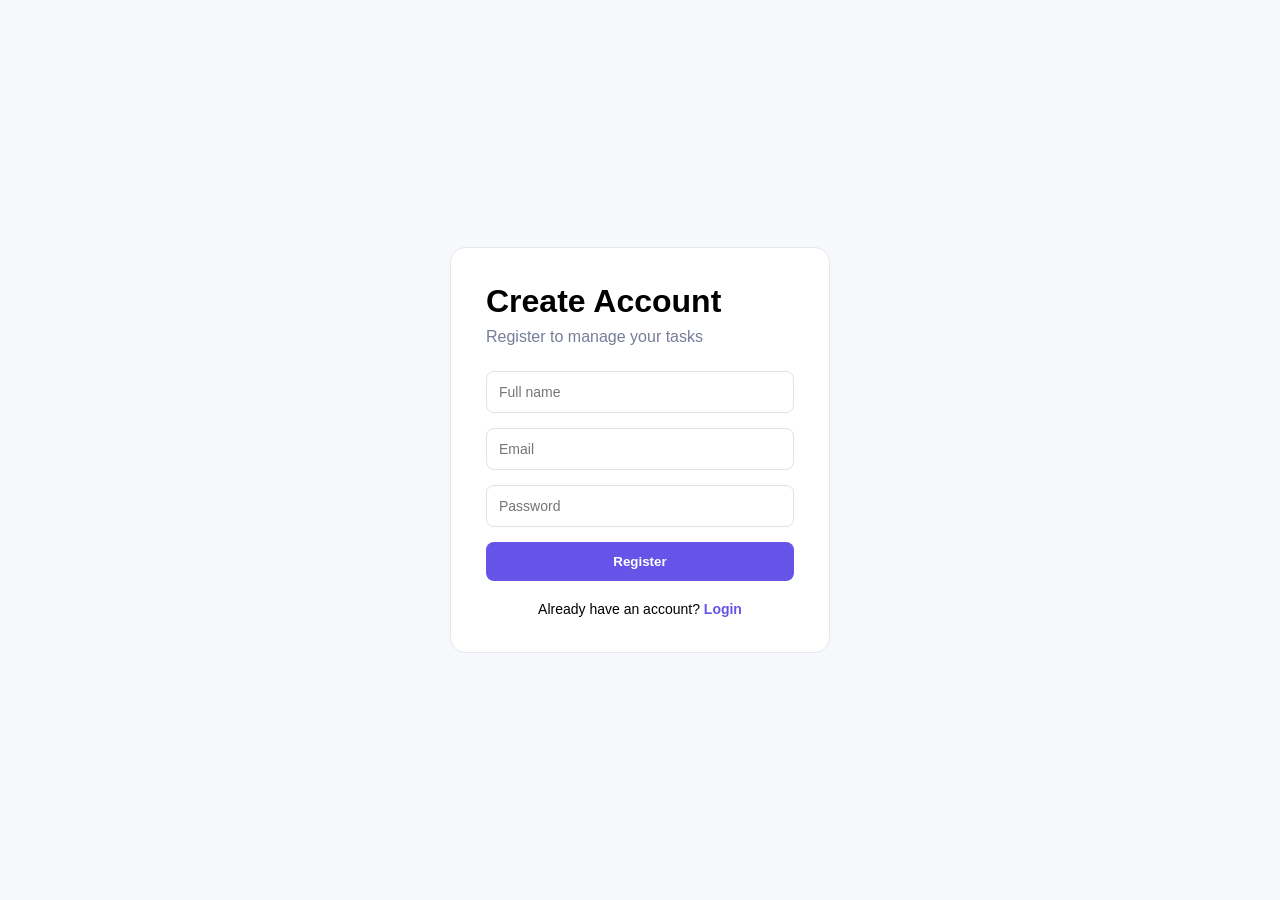
<file: frontend/index.html>
<!DOCTYPE html>
<html lang="en">
<head>
    <meta charset="UTF-8">
    <meta name="viewport" content="width=device-width, initial-scale=1.0">

    <title>TaskFlow | Task Management</title>

    <link rel="stylesheet" href="style.css">
</head>

<body>

    <!-- Sidebar -->
    <aside class="sidebar">

        <div class="logo">
            <span>✓</span> TaskFlow
        </div>

      
        <nav>
    <a href="#" class="active" onclick="filterTasks('all')">📊 Dashboard</a>
    <a href="#" onclick="filterTasks('all')">📋 All Tasks</a>
    <a href="#" onclick="filterTasks('Pending')">🕐 Pending</a>
    <a href="#" onclick="filterTasks('In Progress')">⚡ In Progress</a>
    <a href="#" onclick="filterTasks('Completed')">✅ Completed</a>
</nav>

       <div class="sidebar-bottom">
    <button class="logout-btn" onclick="logout()">
        Logout
    </button>

    <p>Task Management App</p>
</div>
    </aside>


    <!-- Main Content -->
    <div class="main-content">

        <!-- Top bar -->
        <header class="topbar">

           <div>
    <h1>Dashboard</h1>
    <p>Manage your tasks efficiently</p>

    <input
        type="text"
        id="searchInput"
        placeholder="🔍 Search tasks..."
        oninput="searchTasks()"
        class="search-box"
    >
</div>

            <button class="add-btn" onclick="openTaskForm()">
                + Add Task
            </button>

        </header>


        <main>

            <!-- Statistics -->
            <section class="stats">

                <div class="stat-card">
                    <div>
                        <p>Total Tasks</p>
                        <h2 id="totalTasks">0</h2>
                    </div>
                    <span class="stat-icon">📋</span>
                </div>

                <div class="stat-card">
                    <div>
                        <p>Pending</p>
                        <h2 id="pendingTasks">0</h2>
                    </div>
                    <span class="stat-icon">🕐</span>
                </div>

                <div class="stat-card">
                    <div>
                        <p>In Progress</p>
                        <h2 id="progressTasks">0</h2>
                    </div>
                    <span class="stat-icon">⚡</span>
                </div>

                <div class="stat-card">
                    <div>
                        <p>Completed</p>
                        <h2 id="completedTasks">0</h2>
                    </div>
                    <span class="stat-icon">✅</span>
                </div>

            </section>


            <!-- Add Task Form -->
            <section class="task-form" id="taskForm">

                <div class="form-header">
                    <h2>Add New Task</h2>

                    <button class="close-btn" onclick="closeTaskForm()">
                        ×
                    </button>
                </div>

                <input
                    type="text"
                    id="title"
                    placeholder="Task title"
                >

                <textarea
                    id="description"
                    placeholder="Task description"
                ></textarea>

                <div class="form-row">

                    <select id="status">
                        <option value="Pending">Pending</option>
                        <option value="In Progress">In Progress</option>
                        <option value="Completed">Completed</option>
                    </select>

                    <input
                        type="date"
                        id="dueDate"
                    >

                </div>

                <button class="save-btn" onclick="addTask()">
                    Add Task
                </button>

            </section>


            <!-- Tasks -->
            <section class="tasks-section">

                <div class="section-header">

                    <div>
                        <h2>My Tasks</h2>
                        <p>Keep track of your work</p>
                    </div>

                </div>

                <div id="taskList">
                    <p>Loading tasks...</p>
                </div>

            </section>

        </main>

    </div>


    <script src="script.js"></script>

</body>
</html>
</file>
<file: frontend/style.css>
* {
    margin: 0;
    padding: 0;
    box-sizing: border-box;
}

body {
    font-family: Arial, sans-serif;
    background: #f7f8fc;
    color: #1f2340;
}

/* SIDEBAR */

.sidebar {
    position: fixed;
    left: 0;
    top: 0;
    width: 240px;
    height: 100vh;
    background: #171b3a;
    color: white;
    padding: 28px 18px;
    display: flex;
    flex-direction: column;
}

.logo {
    font-size: 25px;
    font-weight: bold;
    margin-bottom: 45px;
    padding-left: 10px;
}

.logo span {
    display: inline-flex;
    align-items: center;
    justify-content: center;
    width: 38px;
    height: 38px;
    background: #6654e8;
    border-radius: 10px;
    margin-right: 8px;
}

.sidebar nav {
    display: flex;
    flex-direction: column;
    gap: 8px;
}

.sidebar nav a {
    color: #c9cce0;
    text-decoration: none;
    padding: 14px 15px;
    border-radius: 10px;
    font-size: 15px;
}

.sidebar nav a:hover,
.sidebar nav a.active {
    background: #6654e8;
    color: white;
}

.sidebar-bottom {
    margin-top: auto;
    text-align: center;
    color: #858aa8;
    font-size: 12px;
}


/* MAIN */

.main-content {
    margin-left: 240px;
    min-height: 100vh;
}

.topbar {
    background: white;
    padding: 28px 40px;
    border-bottom: 1px solid #e8e9f1;
    display: flex;
    justify-content: space-between;
    align-items: center;
}

.topbar h1 {
    font-size: 30px;
    margin-bottom: 6px;
}

.topbar p {
    color: #777d98;
}


/* BUTTONS */

.add-btn,
.save-btn {
    border: none;
    background: #6654e8;
    color: white;
    padding: 13px 22px;
    border-radius: 9px;
    font-size: 15px;
    cursor: pointer;
    font-weight: bold;
}

.add-btn:hover,
.save-btn:hover {
    opacity: 0.9;
}


/* CONTENT */

main {
    padding: 35px 40px;
    max-width: 1300px;
    margin: auto;
}


/* STATISTICS */

.stats {
    display: grid;
    grid-template-columns: repeat(4, 1fr);
    gap: 18px;
    margin-bottom: 28px;
}

.stat-card {
    background: white;
    border: 1px solid #e8e9f1;
    border-radius: 14px;
    padding: 22px;
    display: flex;
    justify-content: space-between;
    align-items: center;
}

.stat-card p {
    color: #777d98;
    font-size: 14px;
    margin-bottom: 8px;
}

.stat-card h2 {
    font-size: 28px;
}

.stat-icon {
    font-size: 25px;
    width: 50px;
    height: 50px;
    display: flex;
    align-items: center;
    justify-content: center;
    background: #f0edff;
    border-radius: 12px;
}


/* TASK FORM */

.task-form {
    display:none;
    background: white;
    border: 1px solid #e8e9f1;
    border-radius: 14px;
    padding: 25px;
    margin-bottom: 28px;
}

.form-header {
    display: flex;
    justify-content: space-between;
    align-items: center;
    margin-bottom: 20px;
}

.form-header h2 {
    font-size: 21px;
}

.close-btn {
    border: none;
    background: transparent;
    font-size: 25px;
    cursor: pointer;
    color: #777d98;
}

input,
textarea,
select {
    width: 100%;
    padding: 12px 14px;
    border: 1px solid #dfe1eb;
    border-radius: 8px;
    font-size: 14px;
    outline: none;
    margin-bottom: 14px;
    background: white;
}

input:focus,
textarea:focus,
select:focus {
    border-color: #6654e8;
}

textarea {
    min-height: 90px;
    resize: vertical;
}

.form-row {
    display: grid;
    grid-template-columns: 1fr 1fr;
    gap: 15px;
}


/* TASK SECTION */

.tasks-section {
    background: white;
    border: 1px solid #e8e9f1;
    border-radius: 14px;
    padding: 25px;
}

.section-header {
    margin-bottom: 22px;
}

.section-header h2 {
    margin-bottom: 5px;
}

.section-header p {
    color: #777d98;
    font-size: 14px;
}


/* TASK CARD */

.task-card {
    border: 1px solid #e4e6ef;
    border-radius: 12px;
    padding: 18px;
    margin-bottom: 14px;
    transition: 0.2s;
}

.task-card:hover {
    box-shadow: 0 5px 18px rgba(30, 35, 70, 0.08);
}

.task-card h3 {
    margin-bottom: 8px;
    font-size: 17px;
}

.task-card p {
    margin-bottom: 8px;
    color: #666c87;
}

.task-actions {
    margin-top: 12px;
}


/* STATUS DROPDOWN */

.task-card select {
    width: auto;
    min-width: 140px;
    margin: 5px 0;
    padding: 8px 12px;
}


/* DELETE BUTTON */

.delete-btn {
    background: #e74c3c;
    color: white;
    border: none;
    padding: 9px 14px;
    border-radius: 7px;
    cursor: pointer;
    margin-left: 8px;
}

.delete-btn:hover {
    opacity: 0.85;
}


/* STATUS BADGES */

.status-badge {
    display: inline-block;
    padding: 5px 10px;
    border-radius: 20px;
    font-size: 12px;
    font-weight: bold;
}

.status-badge.pending {
    background: #fff3cd;
    color: #856404;
}

.status-badge.in-progress {
    background: #cfe2ff;
    color: #084298;
}

.status-badge.completed {
    background: #d1e7dd;
    color: #0f5132;
}


/* MOBILE */

@media (max-width: 900px) {

    .sidebar {
        width: 190px;
    }

    .main-content {
        margin-left: 190px;
    }

    .stats {
        grid-template-columns: repeat(2, 1fr);
    }

}

@media (max-width: 600px) {

    .sidebar {
        position: relative;
        width: 100%;
        height: auto;
    }

    .sidebar nav {
        flex-direction: row;
        overflow-x: auto;
    }

    .sidebar-bottom {
        display: none;
    }

    .main-content {
        margin-left: 0;
    }

    .topbar {
        padding: 22px;
    }

    main {
        padding: 22px;
    }

    .stats {
        grid-template-columns: 1fr;
    }

    .form-row {
        grid-template-columns: 1fr;
    }

}
.search-box {
    width: 300px;
    margin-top: 15px;
    margin-bottom: 0;
    padding: 11px 14px;
    border: 1px solid #dfe1eb;
    border-radius: 9px;
    font-size: 14px;
    background: #f7f8fc;
}

.search-box:focus {
    background: white;
    border-color: #6654e8;
}.search-box {
    width: 300px;
    margin-top: 15px;
    margin-bottom: 0;
    padding: 11px 14px;
    border: 1px solid #dfe1eb;
    border-radius: 9px;
    font-size: 14px;
    background: #f7f8fc;
}

.search-box:focus {
    background: white;
    border-color: #6654e8;
}
</file>
